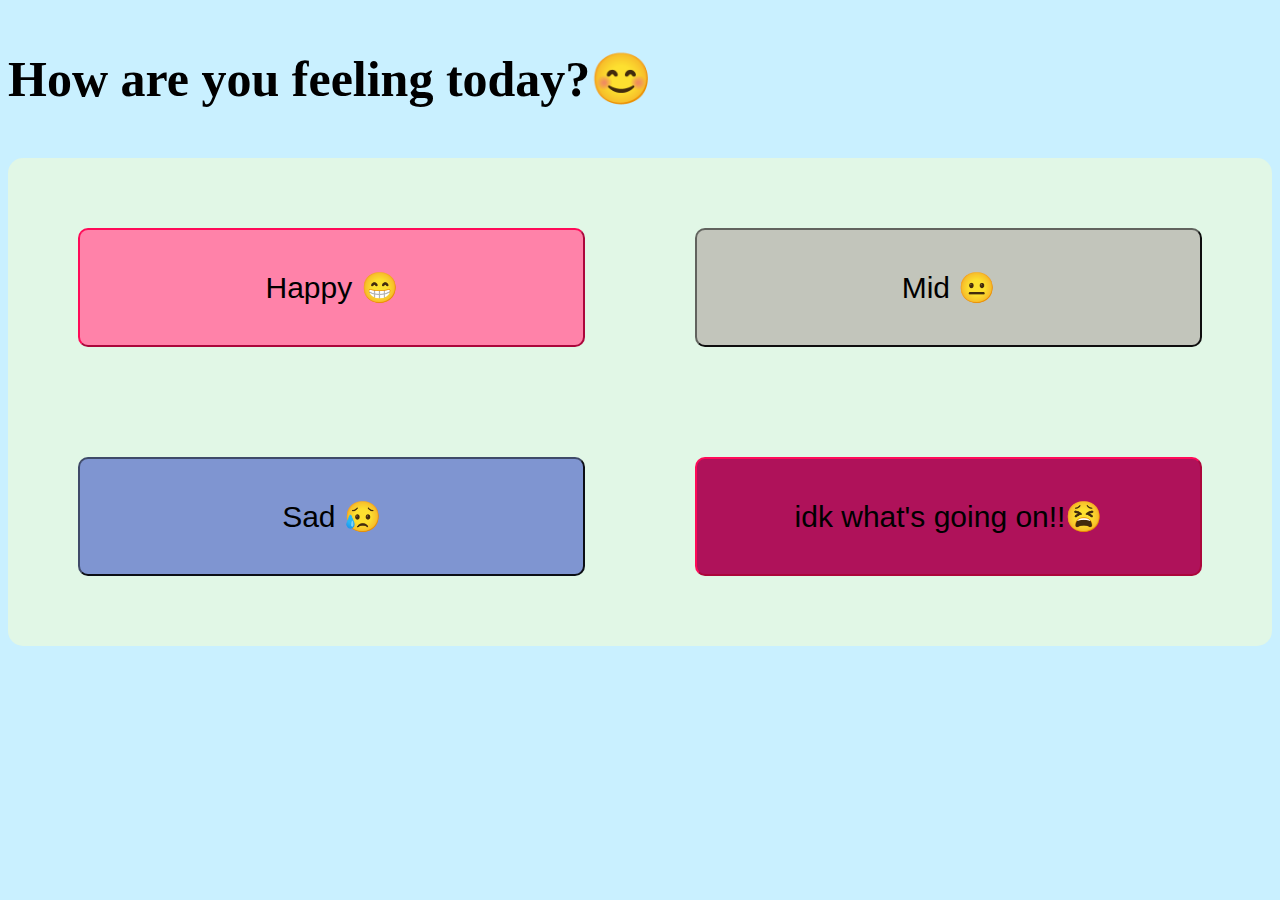
<file: index.html>
<!DOCTYPE html>
<html lang="en">
<head>
  <meta charset="UTF-8">
  <meta name="viewport" content="width=device-width, initial-scale=1.0">
  <title>Mood Tracker</title>
  <link rel="stylesheet" href="style.css">
</head>
<body>
  <h3>How are you feeling today?😊</h3>
 
<div class="container">
    <button id="happy">Happy 😁</button>
    <button id="mid">Mid 😐</button>
    <button id="sad">Sad 😥</button>
    <button id="idk">idk what's going on!!😫</button>
</div>
  
<div class="popup hidden" id="therapyPopup" >
  <p>
    Hey. Breathe for a second.  
    Whatever it is? It’s not permanent.  
    You’re allowed to feel this.
  </p>
   <button id="closePopup">Okay</button>
</div>

<div class="popup hidden" id="promptPopup">
  <p>What made today feel good?</p>
  <input type="text">
  <p>What’s one small win I’m proud of?</p>
  <input type="text">
  <p>What version of me showed up today?</p>
  <input type="text">
   <button id="closePopUp">Okay</button>
</div>
<script src="script.js"></script>
</body>
</html>
</file>
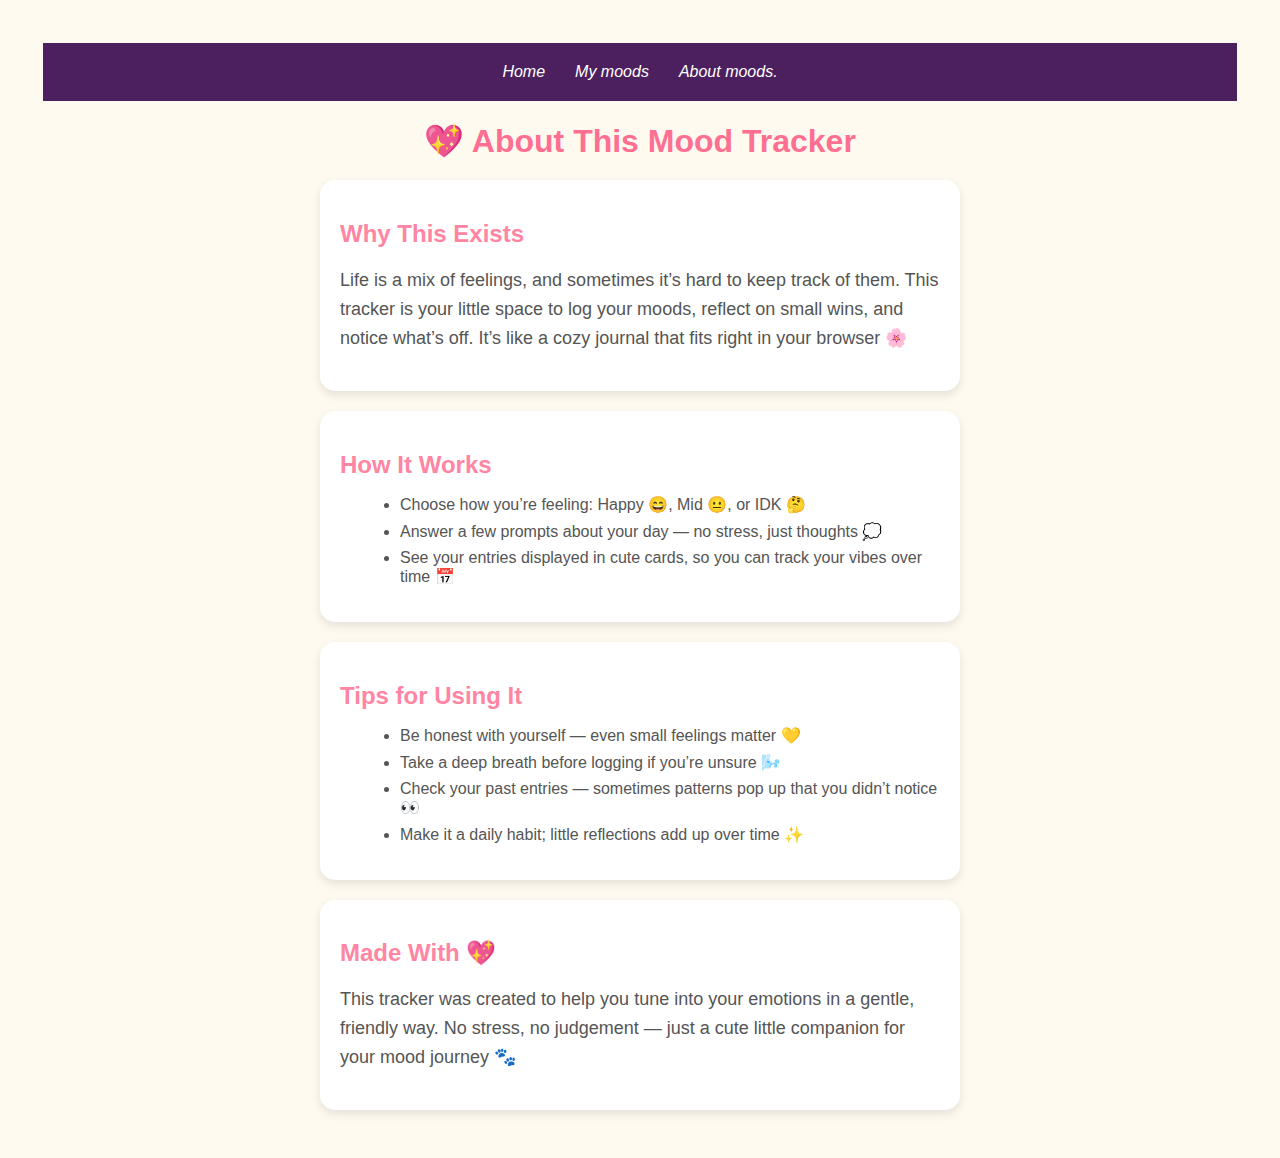
<file: about.html>
<!DOCTYPE html>
<html lang="en">
<head>
  <meta charset="UTF-8">
  <meta name="viewport" content="width=device-width, initial-scale=1.0">
  <title>About Mood-Tracker.</title>
  <link rel="stylesheet" href="style.css">
</head>
<body>
  <nav>
    <ul>
    <li><a href="index.html">Home</a></li>
    <li><a href="moods.html">My moods</a></li>
    <li><a href="about.html">About moods.</a></li>
    </ul>
  </nav>
  <style>
    body {
      font-family: 'Poppins', sans-serif;
      background: #fffaf0;
      color: #333;
      padding: 20px;
    }

    h1 {
      text-align: center;
      color: #ff6f91;
      margin-bottom: 20px;
    }

    .section {
      max-width: 600px;
      margin: 20px auto;
      background: #fff;
      padding: 20px;
      border-radius: 15px;
      box-shadow: 0 4px 10px rgba(0,0,0,0.1);
      transition: transform 0.2s;
    }

    .section:hover {
      transform: scale(1.03);
    }

    h2 {
      color: #ff85a2;
      margin-bottom: 10px;
    }

    p {
      line-height: 1.6;
      color: #555;
    }

    ul {
      margin-left: 20px;
      color: #555;
    }

    li {
      margin-bottom: 8px;
    }
  </style>
</head>
<body>
  <h1>💖 About This Mood Tracker</h1>

  <div class="section">
    <h2>Why This Exists</h2>
    <p>
      Life is a mix of feelings, and sometimes it’s hard to keep track of them.  
      This tracker is your little space to log your moods, reflect on small wins, and notice what’s off.  
      It’s like a cozy journal that fits right in your browser 🌸
    </p>
  </div>

  <div class="section">
    <h2>How It Works</h2>
    <ul>
      <li>Choose how you’re feeling: Happy 😄, Mid 😐, or IDK 🤔</li>
      <li>Answer a few prompts about your day — no stress, just thoughts 💭</li>
      <li>See your entries displayed in cute cards, so you can track your vibes over time 📅</li>
    </ul>
  </div>

  <div class="section">
    <h2>Tips for Using It</h2>
    <ul>
      <li>Be honest with yourself — even small feelings matter 💛</li>
      <li>Take a deep breath before logging if you’re unsure 🌬️</li>
      <li>Check your past entries — sometimes patterns pop up that you didn’t notice 👀</li>
      <li>Make it a daily habit; little reflections add up over time ✨</li>
    </ul>
  </div>

  <div class="section">
    <h2>Made With 💖</h2>
    <p>
      This tracker was created to help you tune into your emotions in a gentle, friendly way.  
      No stress, no judgement — just a cute little companion for your mood journey 🐾
    </p>
  </div>
</body>
</html>
</file>
<file: style.css>
body {
  background-color: rgb(201, 240, 255);
}

.container {
  background-color: #feffc570; 
  border-color: #9F9A04;
  border-radius: 15px;
  padding: 30px;
  display: grid;
  grid-template-columns: repeat(2,1fr);
  gap: 30px;
}

.container #happy {
  background-color: #FF82A9;
  border-color: #FF0A58;
  font-size: 30px;
  border-radius: 10px;
  padding: 40px;
  margin: 40px;
}

.container #sad {
  background-color: #7F95D1;
  border-color: #3f4a69;
  font-size: 30px;
  border-radius: 10px;
  padding: 40px;
  margin: 40px;
}

.container #mid {
  background-color: #C2C5BB;
  border-color: #61635e;
  font-size: 30px;
  border-radius: 10px;
  padding: 40px;
  margin: 40px;
}

.container #idk {
  background-color: #AF125A;
  border-color: #FF0A58;
  font-size: 30px;
  border-radius: 10px;
  padding: 40px;
  margin: 40px;
}

button {
  transition: transform 0.3s ease;

}

button:hover {
  transform: scale(1.05);
}

h3 {
  font-size: 50px;
}

.hidden {
  display: none;
}

.popup {
  position: fixed;
  top: 50%;
  left: 50%;
  transform: translate(-50%, -50%);
  background: white;
  padding: 25px;
  width: 40%;
  text-align: center;
  border-radius: 20px;
  box-shadow: 0 10px 30px rgba(0,0,0,0.2);
  z-index: 1000;
}

#closePopup {
  margin-top: 15px;
  padding: 8px 15px;
  border: none;
  border-radius: 10px;
  cursor: pointer;
}

p {
  font-size: large;
}

nav {
  background: #4c1f5e;
  color: #fff;
  padding: 20px 0;
  margin: 15px;
}

nav ul {
  list-style: none;
    text-align: center;
    margin: 0;
    padding: 0;
    display: flex;
    justify-content: center;
}

nav ul li {
  margin: 0 15px;
  color: #fff;
  border: #1b1e42;
}

nav ul li a {
  text-decoration: none;
  color: #fff;
  font-style: italic;
}

nav ul li a:hover {
  background: #7a3688;
  border-radius: 2px;
}

/* Container layout */
#entries {
  display: grid;
  grid-template-columns: repeat(auto-fit, minmax(250px, 1fr));
  gap: 20px;
  padding: 20px;
}

/* Card style */
.cardHappy {
  background: #ffffff;
  border-radius: 16px;
  padding: 18px;
  box-shadow: 0 8px 20px rgba(0, 0, 0, 0.08);
  transition: transform 0.2s ease, box-shadow 0.2s ease;
  font-family: Arial, sans-serif;
}

/* Hover effect */
.cardHappy:hover {
  transform: translateY(-6px);
  box-shadow: 0 12px 25px rgba(0, 0, 0, 0.15);
}

/* Text styling */
.cardHappy h3 {
  margin-bottom: 10px;
  font-size: 20px;
}

.cardHappy h4 {
  margin: 6px 0;
  font-weight: 500;
  font-size: 14px;
  color: #444;
}

.cardHappy p {
  margin-top: 12px;
  font-size: 12px;
  color: #888;
}

.cardMid {
  background: #ffffff;
  border-radius: 16px;
  padding: 18px;
  box-shadow: 0 8px 20px rgba(0, 0, 0, 0.08);
  transition: transform 0.2s ease, box-shadow 0.2s ease;
  font-family: Arial, sans-serif;
}

/* Hover effect */
.cardMid:hover {
  transform: translateY(-6px);
  box-shadow: 0 12px 25px rgba(0, 0, 0, 0.15);
}

/* Text styling */
.cardMid h3 {
  margin-bottom: 10px;
  font-size: 20px;
}

.cardMid h4 {
  margin: 6px 0;
  font-weight: 500;
  font-size: 14px;
  color: #444;
}

.cardMid p {
  margin-top: 12px;
  font-size: 12px;
  color: #888;
}

.cardIdk {
  background: #ffffff;
  border-radius: 16px;
  padding: 18px;
  box-shadow: 0 8px 20px rgba(0, 0, 0, 0.08);
  transition: transform 0.2s ease, box-shadow 0.2s ease;
  font-family: Arial, sans-serif;
}

/* Hover effect */
.cardIdk:hover {
  transform: translateY(-6px);
  box-shadow: 0 12px 25px rgba(0, 0, 0, 0.15);
}

/* Text styling */
.cardIdk h3 {
  margin-bottom: 10px;
  font-size: 20px;
}

.cardIdk h4 {
  margin: 6px 0;
  font-weight: 500;
  font-size: 14px;
  color: #444;
}

.cardIdk p {
  margin-top: 12px;
  font-size: 12px;
  color: #888;
}


label {
  display: block;
  font-size: 1.5rem;
  font-weight: 300;
  margin-bottom: 0%;
  margin-top: 2%;
}

input {
  width: 70%;
  padding: 12px 14px;
  font-size: 15px;
  border-radius: 8px;
  outline: none;
}

@media (max-width: 768px) {
  .popup, .cardHappy, .cardMid, .cardIdk {
    width: 90%;
    max-width: none;
    padding: 18px;
  }
}
</file>
